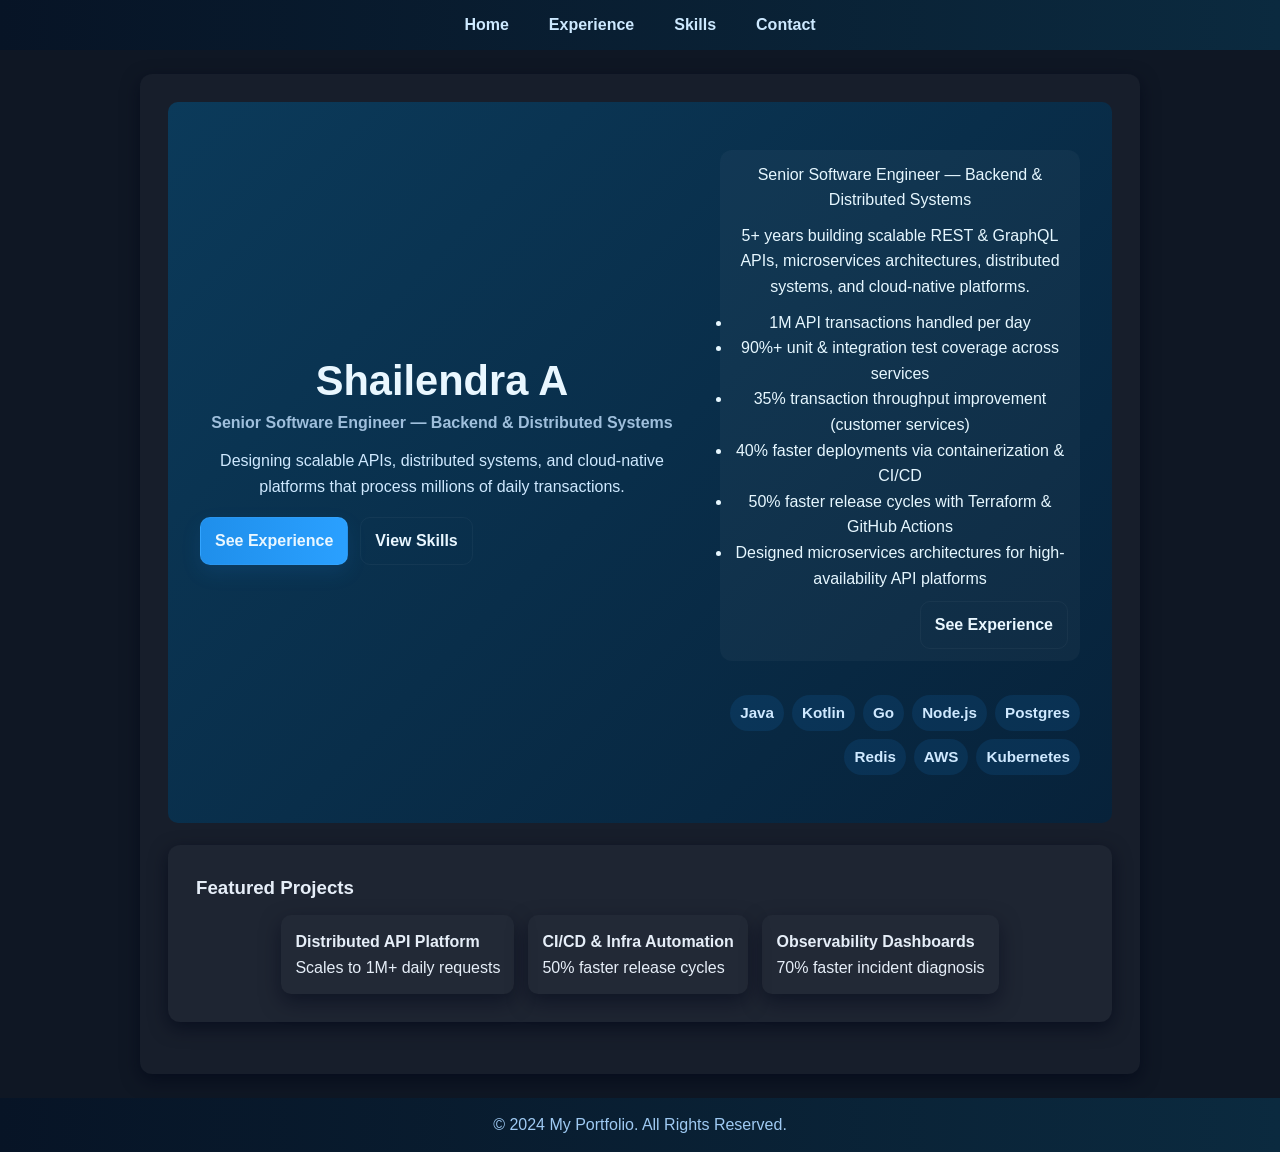
<file: index.html>
<!DOCTYPE html>
<html lang="en">
<head>
    <meta charset="UTF-8">
    <meta name="viewport" content="width=device-width, initial-scale=1.0">
    <title>Home - My Portfolio</title>
    <link rel="stylesheet" href="styles.css">
</head>
<body>

    <!-- Navigation -->
    <header>
        <nav>
            <ul>
                <li><a href="index.html">Home</a></li>
                <li><a href="about.html#experience">Experience</a></li>
                <li><a href="Skill&services.html#skills">Skills</a></li>
                <li><a href="contact.html#contact">Contact</a></li>
            </ul>
        </nav>
    </header>

    <!-- Home Section -->
    <section id="home">
        <div class="hero">
            <div class="hero-left">
                <h1>Shailendra A</h1>
                <div class="tagline">Senior Software Engineer — Backend & Distributed Systems</div>
                <p class="lead">Designing scalable APIs, distributed systems, and cloud-native platforms that process millions of daily transactions.</p>
                <div class="hero-ctas">
                    <a href="about.html#experience" class="btn primary">See Experience</a>
                    <a href="Skill&services.html#skills" class="btn">View Skills</a>
                </div>
            </div>
            <div class="hero-right">
                <div class="hero-card profile-card">
                    <div class="profile-title">Senior Software Engineer — Backend & Distributed Systems</div>
                    <div class="profile-summary">5+ years building scalable REST & GraphQL APIs, microservices architectures, distributed systems, and cloud-native platforms.</div>
                    <ul class="profile-highlights">
                        <li>1M API transactions handled per day</li>
                        <li>90%+ unit & integration test coverage across services</li>
                        <li>35% transaction throughput improvement (customer services)</li>
                        <li>40% faster deployments via containerization & CI/CD</li>
                        <li>50% faster release cycles with Terraform & GitHub Actions</li>
                        <li>Designed microservices architectures for high-availability API platforms</li>
                    </ul>
                    <a href="about.html#experience" class="btn">See Experience</a>
                </div>
                <div class="tech-stack" aria-label="tech stack">
                    <span class="badge">Java</span>
                    <span class="badge">Kotlin</span>
                    <span class="badge">Go</span>
                    <span class="badge">Node.js</span>
                    <span class="badge">Postgres</span>
                    <span class="badge">Redis</span>
                    <span class="badge">AWS</span>
                    <span class="badge">Kubernetes</span>
                </div>
            </div>
        </div>

        <section id="projects" class="projects-preview">
            <h3>Featured Projects</h3>
            <div class="project-cards">
                <div class="card">
                    <h4>Distributed API Platform</h4>
                    <p>Scales to 1M+ daily requests</p>
                </div>
                <div class="card">
                    <h4>CI/CD &amp; Infra Automation</h4>
                    <p>50% faster release cycles</p>
                </div>
                <div class="card">
                    <h4>Observability Dashboards</h4>
                    <p>70% faster incident diagnosis</p>
                </div>
            </div>
        </section>
    </section>

    <!-- Footer -->
    <footer>
        <p>&copy; 2024 My Portfolio. All Rights Reserved.</p>
    </footer>

    <script src="script.js"></script>
</body>
</html>
</file>
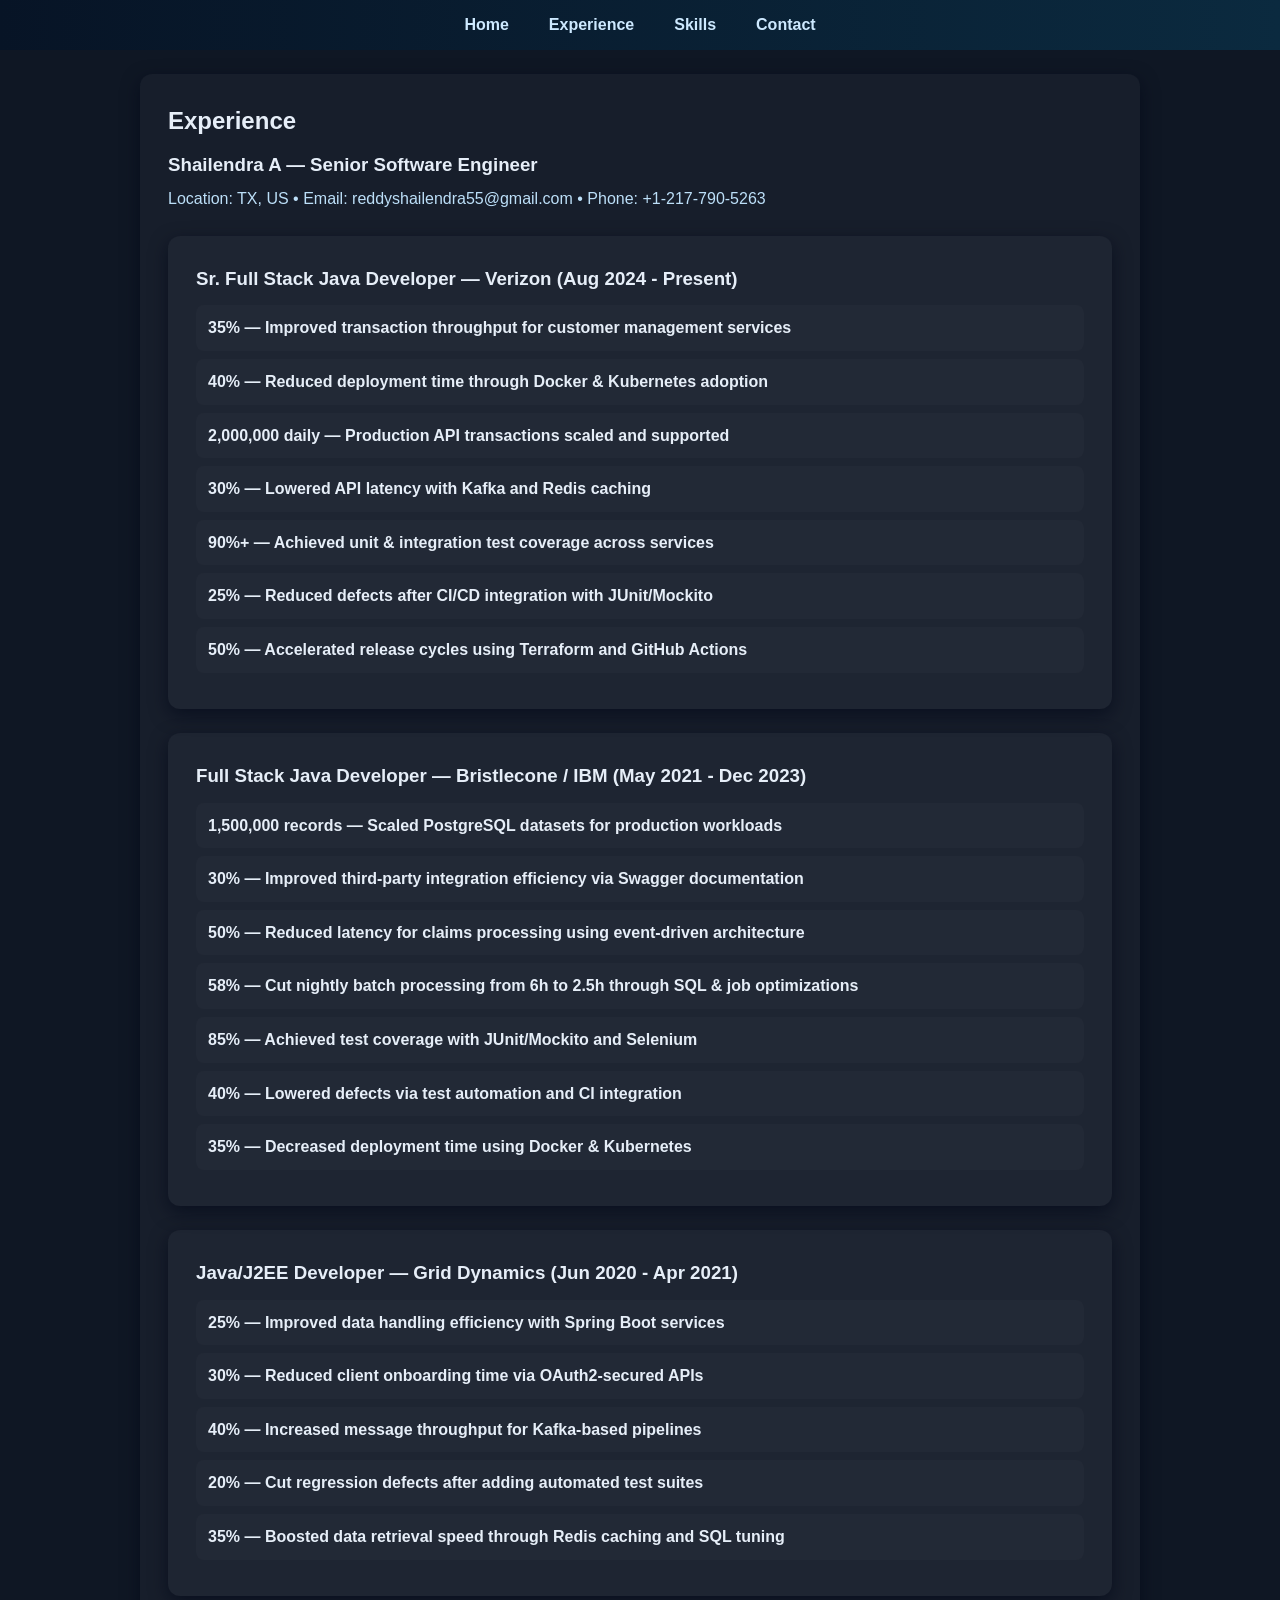
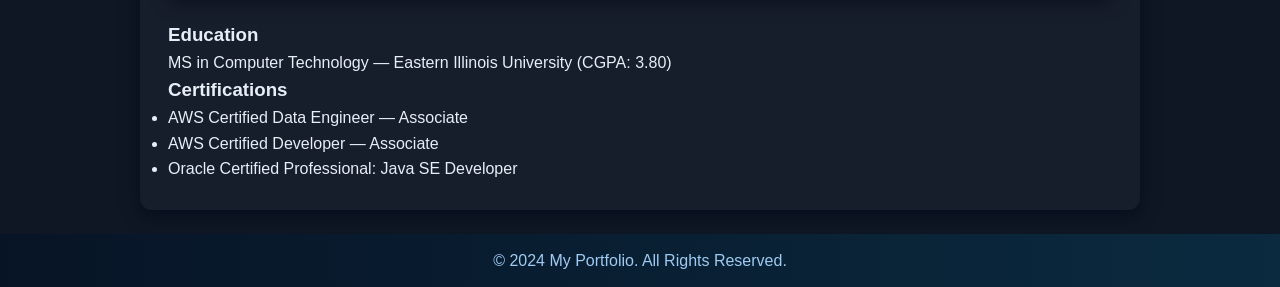
<file: about.html>
<!DOCTYPE html>
<html lang="en">
<head>
    <meta charset="UTF-8">
    <meta name="viewport" content="width=device-width, initial-scale=1.0">
    <title>About - My Portfolio</title>
    <link rel="stylesheet" href="styles.css">
</head>
<body>

    <!-- Navigation -->
    <header>
        <nav>
            <ul>
                <li><a href="index.html">Home</a></li>
                <li><a href="about.html#experience">Experience</a></li>
                <li><a href="Skill&services.html#skills">Skills</a></li>
                <li><a href="contact.html#contact">Contact</a></li>
            </ul>
        </nav>
    </header>

    <!-- About Section -->
    <section id="experience">
        <h2>Experience</h2>
        <div class="resume-header">
            <h3>Shailendra A — Senior Software Engineer</h3>
            <p>Location: TX, US • Email: reddyshailendra55@gmail.com • Phone: +1-217-790-5263</p>
        </div>

        <section class="role" id="verizon">
            <h3>Sr. Full Stack Java Developer — Verizon (Aug 2024 - Present)</h3>
            <ul class="metrics-list">
                <li>35% — Improved transaction throughput for customer management services</li>
                <li>40% — Reduced deployment time through Docker & Kubernetes adoption</li>
                <li>2,000,000 daily — Production API transactions scaled and supported</li>
                <li>30% — Lowered API latency with Kafka and Redis caching</li>
                <li>90%+ — Achieved unit & integration test coverage across services</li>
                <li>25% — Reduced defects after CI/CD integration with JUnit/Mockito</li>
                <li>50% — Accelerated release cycles using Terraform and GitHub Actions
                </li>
            </ul>
        </section>

        <section class="role" id="bristlecone">
            <h3>Full Stack Java Developer — Bristlecone / IBM (May 2021 - Dec 2023)</h3>
            <ul class="metrics-list">
                <li>1,500,000 records — Scaled PostgreSQL datasets for production workloads</li>
                <li>30% — Improved third-party integration efficiency via Swagger documentation</li>
                <li>50% — Reduced latency for claims processing using event-driven architecture</li>
                <li>58% — Cut nightly batch processing from 6h to 2.5h through SQL & job optimizations</li>
                <li>85% — Achieved test coverage with JUnit/Mockito and Selenium</li>
                <li>40% — Lowered defects via test automation and CI integration
                </li>
                <li>35% — Decreased deployment time using Docker & Kubernetes
                </li>
            </ul>
        </section>

        <section class="role" id="griddynamics">
            <h3>Java/J2EE Developer — Grid Dynamics (Jun 2020 - Apr 2021)</h3>
            <ul class="metrics-list">
                <li>25% — Improved data handling efficiency with Spring Boot services</li>
                <li>30% — Reduced client onboarding time via OAuth2-secured APIs</li>
                <li>40% — Increased message throughput for Kafka-based pipelines</li>
                <li>20% — Cut regression defects after adding automated test suites</li>
                <li>35% — Boosted data retrieval speed through Redis caching and SQL tuning</li>
            </ul>
        </section>

        <h3>Education</h3>
        <p>MS in Computer Technology — Eastern Illinois University (CGPA: 3.80)</p>

        <h3>Certifications</h3>
        <ul class="cert-list">
            <li>AWS Certified Data Engineer — Associate</li>
            <li>AWS Certified Developer — Associate</li>
            <li>Oracle Certified Professional: Java SE Developer</li>
        </ul>
    </section>

    <!-- Footer -->
    <footer>
        <p>&copy; 2024 My Portfolio. All Rights Reserved.</p>
    </footer>

    <script src="script.js"></script>
</body>
</html>
</file>
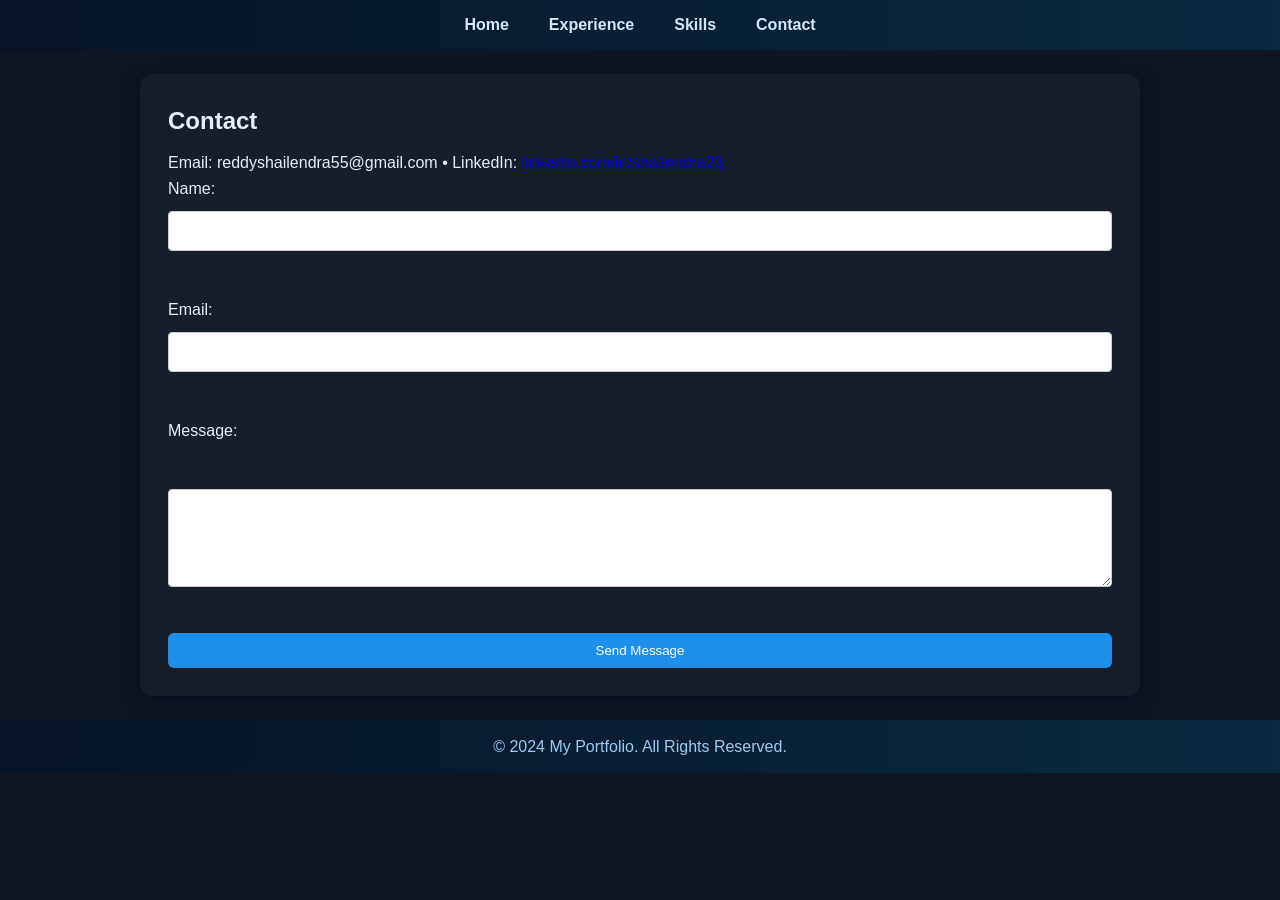
<file: contact.html>
<!DOCTYPE html>
<html lang="en">
<head>
    <meta charset="UTF-8">
    <meta name="viewport" content="width=device-width, initial-scale=1.0">
    <title>Contact - My Portfolio</title>
    <link rel="stylesheet" href="styles.css">
</head>
<body>

    <!-- Navigation -->
    <header>
        <nav>
            <ul>
                <li><a href="index.html">Home</a></li>
                <li><a href="about.html#experience">Experience</a></li>
                <li><a href="Skill&services.html#skills">Skills</a></li>
                <li><a href="contact.html#contact">Contact</a></li>
            </ul>
        </nav>
    </header>

    <!-- Contact Section -->
    <section id="contact">
        <h2>Contact</h2>
        <p>Email: reddyshailendra55@gmail.com • LinkedIn: <a href="#">linkedin.com/in/shailendra23</a></p>
        <form id="contactForm">
            <label for="name">Name:</label>
            <input type="text" id="name" name="name" required><br>

            <label for="email">Email:</label>
            <input type="email" id="email" name="email" required><br>

            <label for="message">Message:</label><br>
            <textarea id="message" name="message" rows="4" required></textarea><br>

            <button type="submit">Send Message</button>
        </form>
    </section>

    <!-- Footer -->
    <footer>
        <p>&copy; 2024 My Portfolio. All Rights Reserved.</p>
    </footer>

    <script src="script.js"></script>
</body>
</html>
</file>
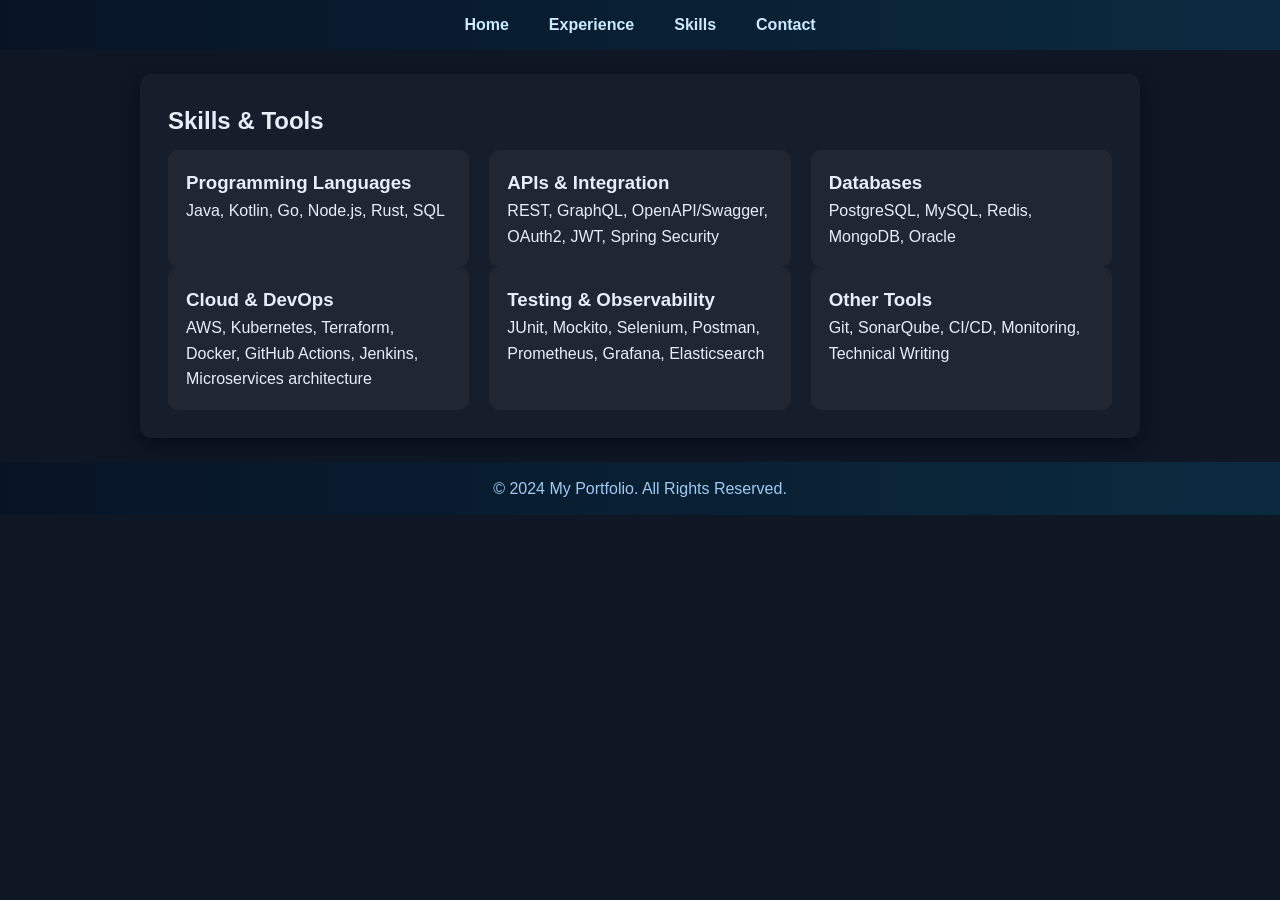
<file: Skill&services.html>
<!DOCTYPE html>
<html lang="en">
<head>
    <meta charset="UTF-8">
    <meta name="viewport" content="width=device-width, initial-scale=1.0">
    <title>Portfolio - My Skills & Services</title>
    <link rel="stylesheet" href="styles.css">
</head>
<body>

    <!-- Navigation -->
    <header>
        <nav>
            <ul>
                <li><a href="index.html">Home</a></li>
                <li><a href="about.html#experience">Experience</a></li>
                <li><a href="Skill&services.html#skills">Skills</a></li>
                <li><a href="contact.html#contact">Contact</a></li>
            </ul>
        </nav>
    </header>

    <!-- Portfolio Section -->
    <section id="skills">
        <h2>Skills & Tools</h2>
        <div class="projects">
            <div class="project">
                <h3>Programming Languages</h3>
                <p>Java, Kotlin, Go, Node.js, Rust, SQL</p>
            </div>
            <div class="project">
                <h3>APIs & Integration</h3>
                <p>REST, GraphQL, OpenAPI/Swagger, OAuth2, JWT, Spring Security</p>
            </div>
            <div class="project">
                <h3>Databases</h3>
                <p>PostgreSQL, MySQL, Redis, MongoDB, Oracle</p>
            </div>
        </div>

        <div class="projects">
            <div class="project">
                <h3>Cloud & DevOps</h3>
                <p>AWS, Kubernetes, Terraform, Docker, GitHub Actions, Jenkins, Microservices architecture</p>
            </div>
            <div class="project">
                <h3>Testing & Observability</h3>
                <p>JUnit, Mockito, Selenium, Postman, Prometheus, Grafana, Elasticsearch</p>
            </div>
            <div class="project">
                <h3>Other Tools</h3>
                <p>Git, SonarQube, CI/CD, Monitoring, Technical Writing</p>
            </div>
        </div>
    </section>

    <!-- Footer -->
    <footer>
        <p>&copy; 2024 My Portfolio. All Rights Reserved.</p>
    </footer>

    <script src="script.js"></script>
</body>
</html>
</file>
<file: styles.css>
/* Reset default styles */
* {
    margin: 0;
    padding: 0;
    box-sizing: border-box;
}

body {
    font-family: -apple-system, BlinkMacSystemFont, 'Segoe UI', Roboto, 'Helvetica Neue', Arial, sans-serif;
    line-height: 1.6;
    background-color: #0f1724;
    color: #e6eef8;
}

header {
    background: linear-gradient(90deg,#071426,#0b2a3f);
    padding: 12px 0;
}

header nav ul {
    list-style: none;
    display: flex;
    gap: 20px;
    justify-content: center;
    align-items: center;
}

header nav ul li a {
    color: #cde9ff;
    text-decoration: none;
    font-weight: 600;
    padding: 6px 10px;
    border-radius: 6px;
}

header nav ul li a:hover {
    background: rgba(205,233,255,0.06);
}

section {
    padding: 28px;
    margin: 24px auto;
    max-width: 1000px;
    background-color: rgba(255,255,255,0.03);
    border-radius: 12px;
    box-shadow: 0 6px 18px rgba(2,6,23,0.6);
}

.hero {
    text-align: center;
    padding: 48px 24px;
    background: linear-gradient(135deg,#0b3a5a,#07223a);
    color: #e6f7ff;
    border-radius: 10px;
}

h2 {
    margin-bottom: 10px;
}

.projects {
    display: flex;
    gap: 20px;
    flex-wrap: wrap;
}

.project {
    background-color: rgba(255,255,255,0.04);
    padding: 18px;
    border-radius: 10px;
    flex: 1 1 30%;
    min-width: 220px;
}

form {
    display: flex;
    flex-direction: column;
    gap: 10px;
}

form input, form textarea {
    padding: 10px;
    border: 1px solid #ccc;
    border-radius: 4px;
    font-size: 1rem;
}

form button {
    background: #1f8feb;
    color: #fff;
    padding: 10px;
    border: none;
    border-radius: 6px;
    cursor: pointer;
}

form button:hover {
    background: #166db2;
}

footer {
    text-align: center;
    padding: 14px;
    background: linear-gradient(90deg,#071426,#0b2a3f);
    color: #9fcaf3;
    margin-top: 20px;
}

.name-card {
    display: flex;
    align-items: center;
    justify-content: center;
    margin: 30px auto;
    padding: 20px;
    max-width: 760px;
    background-color: rgba(255,255,255,0.02);
    border-radius: 12px;
    box-shadow: 0 8px 20px rgba(2,6,23,0.6);
    text-align: left;
    gap: 20px;
    transition: transform 0.28s ease, box-shadow 0.28s ease, background-color 0.28s ease;
}

.name-card:hover {
    transform: translateY(-6px);
    box-shadow: 0 14px 36px rgba(2,6,23,0.7);
    background-color: rgba(255,255,255,0.035);
}

.profile-pic {
    width: 140px;
    height: 140px;
    border-radius: 50%;
    object-fit: cover;
    border: 3px solid #1f8feb;
}

.details {
    flex: 1;
}

.details h2 {
    font-size: 1.6rem;
    margin-bottom: 8px;
}

.details p {
    font-size: 0.98rem;
    margin: 5px 0;
    color: #cfe9ff;
}

.metrics-list {
    list-style: none;
    margin-top: 12px;
}

.metrics-list li {
    background: rgba(255,255,255,0.02);
    padding: 10px 12px;
    margin: 8px 0;
    border-radius: 8px;
    font-weight: 600;
}

.resume-header h3 {
    margin-bottom: 6px;
}

.resume-header p {
    color: #bcdff8;
}

/* Homepage metrics and tech stack */
.hero-metrics {
    display: flex;
    gap: 12px;
    justify-content: center;
    margin-top: 18px;
}

.hero-metrics .metric {
    background: rgba(255,255,255,0.03);
    padding: 10px 14px;
    border-radius: 8px;
    font-weight: 700;
}

.tech-stack {
    display: flex;
    gap: 8px;
    justify-content: center;
    flex-wrap: wrap;
    margin-top: 18px;
}

.tech-stack .badge {
    background: rgba(31,139,235,0.12);
    color: #cfe9ff;
    padding: 6px 10px;
    border-radius: 999px;
    font-weight: 600;
    font-size: 0.95rem;
}

.projects-preview {
    margin-top: 22px;
}

.project-cards {
    display: flex;
    gap: 14px;
    justify-content: center;
    flex-wrap: wrap;
    margin-top: 12px;
}

.project-cards .card {
    background: rgba(255,255,255,0.02);
    padding: 14px;
    border-radius: 10px;
    min-width: 220px;
    box-shadow: 0 8px 20px rgba(2,6,23,0.5);
}

/* Boundless-inspired visual tokens and hero layout */
:root{
    --bg:#0f1724;
    --card: rgba(255,255,255,0.03);
    --muted: #9fbfdc;
    --accent: #1f8feb;
    --glass: rgba(255,255,255,0.04);
}

body { background: var(--bg); }

.hero { display:flex; gap:36px; align-items:center; padding:48px 32px; }
.hero-left { flex:1; }
.hero-right { flex:0 0 360px; display:flex; flex-direction:column; gap:16px; align-items:flex-end; }

.hero-left h1 { font-size:2.6rem; line-height:1.02; margin-bottom:8px; color:#e9f7ff; }
.hero-left .tagline { color:var(--muted); font-weight:600; margin-bottom:12px; }
.hero-left .lead { color:#cfe9ff; margin-bottom:18px; max-width:62ch; }

.hero-ctas { display:flex; gap:12px; }
.btn { display:inline-block; padding:10px 14px; border-radius:10px; text-decoration:none; font-weight:700; color:#e9f7ff; background:transparent; border:1px solid rgba(255,255,255,0.04); }
.btn.primary { background: linear-gradient(90deg,var(--accent),#2aa0ff); box-shadow:0 8px 20px rgba(31,139,235,0.12); }

.hero-card { background:var(--card); padding:12px; border-radius:12px; display:flex; gap:10px; flex-wrap:wrap; justify-content:flex-end; }
.hero-card .metric { background:var(--glass); padding:10px 12px; border-radius:8px; font-weight:800; color:#e6f7ff; }

.tech-stack { display:flex; gap:8px; flex-wrap:wrap; justify-content:flex-end; }

.project-cards .card { transition: transform .25s ease, box-shadow .25s ease; }
.project-cards .card:hover { transform: translateY(-8px); box-shadow: 0 24px 48px rgba(2,6,23,0.7); }

@media (max-width:900px){
    .hero { flex-direction:column; align-items:flex-start; }
    .hero-right { align-items:flex-start; }
}
</file>
